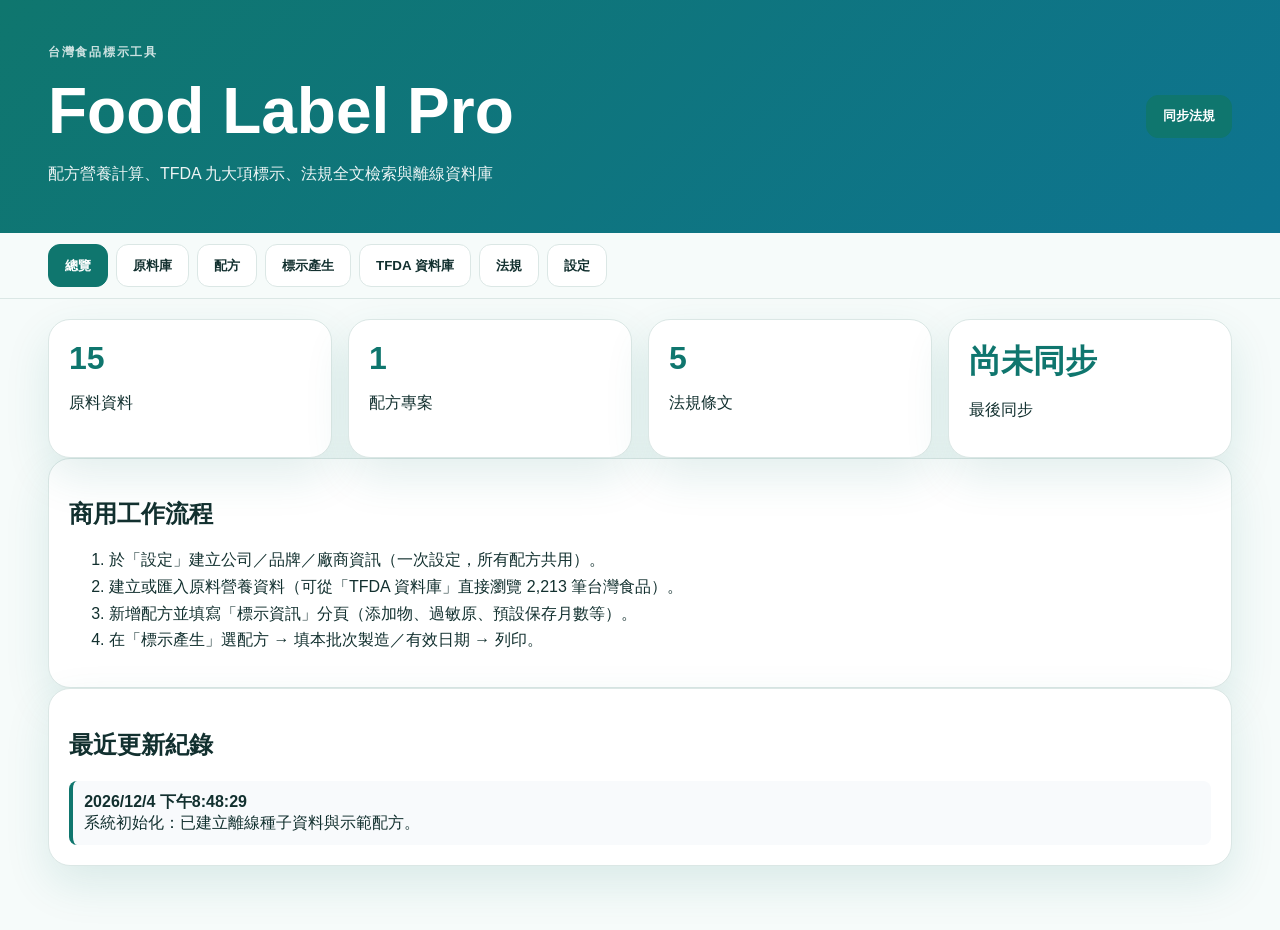
<file: web/index.html>
<!doctype html>
<html lang="zh-Hant-TW">
<head>
  <meta charset="utf-8" />
  <meta name="viewport" content="width=device-width, initial-scale=1, viewport-fit=cover" />
  <meta name="theme-color" content="#0f766e" />
  <meta name="description" content="Food Label Pro 台灣食品營養標示、配方管理與法規同步工具" />
  <title>Food Label Pro｜食品營養標示</title>
  <link rel="icon" href="favicon.svg" type="image/svg+xml" />
  <link rel="manifest" href="manifest.webmanifest" />
  <link rel="stylesheet" href="styles.css" />
</head>
<body>
  <header class="app-header">
    <div>
      <p class="eyebrow">台灣食品標示工具</p>
      <h1>Food Label Pro</h1>
      <p class="subtitle">配方營養計算、TFDA 九大項標示、法規全文檢索與離線資料庫</p>
    </div>
    <div class="header-actions">
      <button class="secondary" id="installBtn" hidden>安裝 Web App</button>
      <button class="primary" data-action="syncRegulations">同步法規</button>
    </div>
  </header>

  <nav class="tab-bar" aria-label="主要功能切換">
    <button class="tab active" data-tab="dashboard">總覽</button>
    <button class="tab" data-tab="ingredients">原料庫</button>
    <button class="tab" data-tab="recipes">配方</button>
    <button class="tab" data-tab="label">標示產生</button>
    <button class="tab" data-tab="nutrition">TFDA 資料庫</button>
    <button class="tab" data-tab="regulations">法規</button>
    <button class="tab" data-tab="settings">設定</button>
  </nav>

  <main>
    <section id="dashboard" class="panel active">
      <div class="grid metrics">
        <article class="card"><span id="ingredientCount">0</span><p>原料資料</p></article>
        <article class="card"><span id="recipeCount">0</span><p>配方專案</p></article>
        <article class="card"><span id="regulationCount">0</span><p>法規條文</p></article>
        <article class="card"><span id="lastSyncAt">尚未同步</span><p>最後同步</p></article>
      </div>
      <article class="card hero-card">
        <h2>商用工作流程</h2>
        <ol class="steps">
          <li>於「設定」建立公司／品牌／廠商資訊（一次設定，所有配方共用）。</li>
          <li>建立或匯入原料營養資料（可從「TFDA 資料庫」直接瀏覽 2,213 筆台灣食品）。</li>
          <li>新增配方並填寫「標示資訊」分頁（添加物、過敏原、預設保存月數等）。</li>
          <li>在「標示產生」選配方 → 填本批次製造／有效日期 → 列印。</li>
        </ol>
      </article>
      <article class="card">
        <h2>最近更新紀錄</h2>
        <div id="activityLog" class="log-list"></div>
      </article>
    </section>

    <section id="ingredients" class="panel">
      <div class="section-title">
        <div><p class="eyebrow">Ingredient Database</p><h2>原料資料庫</h2></div>
        <button class="primary" data-action="openIngredientDialog">新增原料</button>
      </div>
      <div class="toolbar">
        <input id="ingredientSearch" placeholder="搜尋原料名稱、來源或標籤" />
        <button data-action="exportIngredients">匯出 CSV</button>
        <label class="file-label">匯入 CSV<input type="file" id="ingredientImport" accept=".csv,text/csv" /></label>
      </div>
      <div class="table-wrap"><table><thead><tr><th>原料</th><th>熱量</th><th>蛋白質</th><th>脂肪</th><th>碳水</th><th>鈉</th><th>操作</th></tr></thead><tbody id="ingredientTable"></tbody></table></div>
    </section>

    <section id="recipes" class="panel">
      <div class="section-title">
        <div><p class="eyebrow">Recipe Manager</p><h2>配方管理</h2></div>
        <button class="primary" data-action="createRecipe">新增配方</button>
      </div>
      <div id="recipeCards" class="grid cards"></div>
    </section>

    <section id="label" class="panel">
      <div class="section-title"><div><p class="eyebrow">Nutrition Label</p><h2>TFDA 九大項標示產生器</h2></div></div>
      <div class="label-layout">
        <div class="label-side no-print">
          <article class="card">
            <h3>選擇配方</h3>
            <select id="labelRecipeSelect"></select>
            <div id="recipeEditor" class="recipe-editor"></div>
          </article>

          <article class="card">
            <h3>本批次列印資訊</h3>
            <p class="muted-note">此區資料只作為「本次列印」用，不會寫回配方。重新整理頁面仍會保留（瀏覽器分頁關閉後清空）。</p>
            <div class="grid two">
              <label>有效日期模式
                <select id="psExpiryMode">
                  <option value="manufactureDate">製造日 + 保存月數</option>
                  <option value="date">固定有效日期</option>
                </select>
              </label>
              <label>批號（選填）<input id="psBatchNo" placeholder="例如：A20260516-01" /></label>
              <label data-ps-field="manufactureDate">製造日期<input id="psManufactureDate" type="date" /></label>
              <label data-ps-field="manufactureDate">保存月數<input id="psShelfLifeMonths" type="number" step="1" min="0" placeholder="留空則用配方預設" /></label>
              <label data-ps-field="date" hidden>固定有效日期<input id="psExpiryDate" type="date" /></label>
              <label class="span-two">保存條件覆寫（選填）<input id="psStorageOverride" placeholder="留空則用配方預設" /></label>
            </div>
            <menu class="ps-actions">
              <button type="button" data-action="clearPrintSession">清除批次</button>
              <button type="button" class="primary" data-action="applyPrintSessionAndPrint">套用並列印</button>
            </menu>
          </article>
        </div>
        <article class="label-preview" id="labelPreview"></article>
      </div>
    </section>

    <section id="nutrition" class="panel">
      <div class="section-title">
        <div><p class="eyebrow">TFND/TFDA Offline Database</p><h2>台灣食品營養成分資料庫</h2></div>
        <span class="badge" id="nutritionMeta">載入中…</span>
      </div>
      <div class="toolbar">
        <input id="nutritionSearch" placeholder="輸入食品名稱、分類或英文名（即時過濾）" />
        <select id="nutritionCategoryFilter"><option value="">全部分類</option></select>
        <select id="nutritionSort">
          <option value="name">依名稱排序</option>
          <option value="calories">依熱量</option>
          <option value="protein">依蛋白質</option>
          <option value="fat">依脂肪</option>
          <option value="carbohydrate">依碳水</option>
          <option value="sodium">依鈉</option>
        </select>
        <button data-action="reloadNutritionDb">重新載入資料庫</button>
      </div>
      <div class="table-wrap"><table><thead><tr><th>食品名稱</th><th>分類</th><th>熱量</th><th>蛋白質</th><th>脂肪</th><th>碳水</th><th>鈉</th><th>操作</th></tr></thead><tbody id="nutritionTable"></tbody></table></div>
      <div class="pager">
        <button data-action="nutritionPrevPage">← 上一頁</button>
        <span id="nutritionPagerInfo">—</span>
        <button data-action="nutritionNextPage">下一頁 →</button>
      </div>
    </section>

    <section id="regulations" class="panel">
      <div class="section-title">
        <div><p class="eyebrow">Regulation Search</p><h2>法規資料庫</h2></div>
        <button class="primary" data-action="syncRegulations">手動同步</button>
      </div>
      <div class="toolbar">
        <input id="regulationSearch" placeholder="搜尋 TFDA、Foodlabel、SGS、標題、內文或標籤" />
        <button data-action="exportRegulations">匯出 JSON</button>
      </div>
      <div id="regulationList" class="regulation-list"></div>
    </section>

    <section id="settings" class="panel">
      <div class="section-title"><div><p class="eyebrow">System</p><h2>設定 / 系統資訊</h2></div></div>

      <div class="grid cards">
        <article class="card">
          <h3>公司／廠商資訊</h3>
          <p class="muted-note">可建立多筆，配方標示時自下拉選單選用。也可在配方中手動覆寫單筆。</p>
          <div id="companyList" class="entity-list"></div>
          <button class="primary" data-action="openCompanyDialog">新增公司／廠商</button>
        </article>

        <article class="card">
          <h3>品牌資料</h3>
          <p class="muted-note">品牌可關聯到公司，方便同一家公司多品牌切換。</p>
          <div id="brandList" class="entity-list"></div>
          <button class="primary" data-action="openBrandDialog">新增品牌</button>
        </article>

        <article class="card">
          <h3>資料管理</h3>
          <button data-action="backupAll">完整備份 JSON</button>
          <label class="file-label block">還原備份<input type="file" id="restoreInput" accept="application/json,.json" /></label>
          <button class="danger" data-action="resetDemoData">重置示範資料</button>
        </article>

        <article class="card">
          <h3>列印與輸出</h3>
          <p>Web 版可使用瀏覽器列印；Android 版可透過系統列印服務輸出至熱感標籤機。標示字體已套用 ≥ 2mm 規範。</p>
          <button data-action="printLabel">列印目前標示</button>
        </article>

        <article class="card">
          <h3>相容性</h3>
          <ul>
            <li>Web：Chrome / Edge / Safari / Android WebView。</li>
            <li>Android：minSdk 21，Android 7.1.1(API 25) 可安裝。</li>
            <li>資料：IndexedDB／localStorage 離線保存。</li>
          </ul>
        </article>
      </div>
    </section>
  </main>

  <!-- ===================== 原料 Dialog ===================== -->
  <dialog id="ingredientDialog">
    <form method="dialog" id="ingredientForm" class="dialog-form">
      <h2 id="ingredientDialogTitle">新增原料</h2>
      <input type="hidden" name="id" />
      <label>原料名稱<input name="name" required placeholder="例如：中筋麵粉、雞胸肉、牛奶" /></label>
      <div class="online-lookup-box">
        <div>
          <strong>TFND/TFDA 離線營養資料庫查詢</strong>
          <p>輸入原料名稱後，優先比對內建台灣政府食品營養成分資料庫（TFND 2025 UPDATE1）；若連線可用，也會輔助查詢 Open Food Facts 與 USDA。</p>
        </div>
        <div class="lookup-btn-group">
          <button type="button" class="secondary" data-action="lookupIngredientOnline">查詢/選擇營養資料</button>
          <button type="button" data-action="browseNutritionFromDialog">瀏覽全部資料庫</button>
        </div>
      </div>
      <div id="onlineLookupResults" class="lookup-results"></div>
      <label>資料來源<input name="source" placeholder="TFND/TFDA 離線資料庫 / USDA / Open Food Facts / 自建" /></label>
      <div class="grid two">
        <label>熱量 kcal<input name="calories" type="number" step="0.01" required /></label>
        <label>蛋白質 g<input name="protein" type="number" step="0.01" required /></label>
        <label>脂肪 g<input name="fat" type="number" step="0.01" required /></label>
        <label>飽和脂肪 g<input name="saturatedFat" type="number" step="0.01" /></label>
        <label>反式脂肪 g<input name="transFat" type="number" step="0.01" /></label>
        <label>碳水化合物 g<input name="carbohydrate" type="number" step="0.01" required /></label>
        <label>糖 g<input name="sugar" type="number" step="0.01" /></label>
        <label>鈉 mg<input name="sodium" type="number" step="0.01" required /></label>
        <label>膳食纖維 g<input name="fiber" type="number" step="0.01" /></label>
      </div>
      <label>標籤 / 備註<textarea name="tags" rows="2"></textarea></label>
      <menu>
        <button type="button" value="cancel" formnovalidate data-action="closeDialog" data-dialog="ingredientDialog">取消</button>
        <button class="primary" value="default">儲存</button>
      </menu>
    </form>
  </dialog>

  <!-- ===================== 配方 Dialog（含三分頁） ===================== -->
  <dialog id="recipeDialog">
    <form method="dialog" id="recipeForm" class="dialog-form wide">
      <h2 id="recipeDialogTitle">新增配方</h2>
      <input type="hidden" name="id" />

      <nav class="sub-tab-bar" aria-label="配方分頁">
        <button type="button" class="sub-tab active" data-subtab="basic">基本資料</button>
        <button type="button" class="sub-tab" data-subtab="items">配方原料</button>
        <button type="button" class="sub-tab" data-subtab="label">標示資訊</button>
      </nav>

      <!-- 分頁 1：基本資料 -->
      <section class="sub-panel active" data-subpanel="basic">
        <div class="grid two">
          <label>配方名稱<input name="name" required /></label>
          <label>標示格式<select name="labelType"><option value="A">格式 A（每份 / 每100g）</option><option value="B">格式 B（每份 / 每日參考值%）</option></select></label>
          <label>包裝總重 g<input name="packageWeight" type="number" step="0.1" required /></label>
          <label>每份重量 g/ml<input name="servingSize" type="number" step="0.1" required /></label>
        </div>
        <label>備註<textarea name="notes" rows="2"></textarea></label>
      </section>

      <!-- 分頁 2：配方原料 -->
      <section class="sub-panel" data-subpanel="items">
        <h3>配方原料</h3>
        <p class="muted-note">投入重量會自動換算成標示上的內容物排序（由高到低）。</p>
        <div id="recipeItems"></div>
        <button type="button" data-action="addRecipeItem">加入原料列</button>
      </section>

      <!-- 分頁 3：標示資訊（TFDA 九大項，產品本質屬性） -->
      <section class="sub-panel" data-subpanel="label">
        <p class="muted-note">本分頁為「配方本質屬性」。每批次的實際製造日期、有效日期請於「標示產生」頁的<strong>本批次列印資訊</strong>填寫。</p>

        <h3>產品基本</h3>
        <div class="grid two">
          <label>產品品名（如與配方名不同）<input name="productName" placeholder="留空則使用配方名稱" /></label>
          <label>原產地（國）<input name="originCountry" placeholder="例如：台灣、日本" /></label>
        </div>

        <h3>公司／廠商</h3>
        <div class="grid two">
          <label>公司
            <select name="companyId" id="recipeCompanySelect"><option value="">— 由下方手動輸入 —</option></select>
          </label>
          <label>品牌
            <select name="brandId" id="recipeBrandSelect"><option value="">— 不指定 —</option></select>
          </label>
        </div>
        <details>
          <summary>覆寫本配方廠商資訊（不影響設定預設值）</summary>
          <div class="grid two">
            <label>廠商名稱（覆寫）<input name="companyNameOverride" /></label>
            <label>電話（覆寫）<input name="companyPhoneOverride" /></label>
            <label class="span-two">地址（覆寫）<input name="companyAddressOverride" /></label>
            <label>統一編號（覆寫）<input name="companyTaxIdOverride" /></label>
          </div>
        </details>

        <h3>有效日期 / 保存（預設值）</h3>
        <p class="muted-note">這裡是配方的「預設保存月數」與「預設保存條件」，每次列印時可在標示頁覆寫。</p>
        <div class="grid two">
          <label>有效日期模式（預設）
            <select name="expiryMode" id="recipeExpiryMode">
              <option value="manufactureDate">製造日 + 保存月數（推薦）</option>
              <option value="date">固定有效日期</option>
            </select>
          </label>
          <label>保存條件<input name="storageCondition" placeholder="例如：常溫保存、請冷藏 7℃ 以下" /></label>
          <label data-expiry-field="manufactureDate">製造日期（預設，可空）<input name="manufactureDate" type="date" /></label>
          <label data-expiry-field="manufactureDate">保存月數（預設）<input name="shelfLifeMonths" type="number" step="1" min="0" placeholder="例如：12" /></label>
          <label data-expiry-field="date" hidden>固定有效日期（預設，可空）<input name="expiryDate" type="date" /></label>
        </div>

        <h3>食品添加物</h3>
        <p class="muted-note">系統會從原料名稱掃出候選（如「泡打粉」「鹽」「香料」），勾選後可選擇功能類別。亦可手動新增。</p>
        <div id="additiveSuggestions" class="suggest-box"></div>
        <div id="additiveList"></div>
        <button type="button" data-action="addAdditiveRow">手動新增添加物</button>

        <h3>過敏原警語（TFDA 11 類）</h3>
        <p class="muted-note">系統會從原料偵測可能過敏原為「建議勾選」；請人工複核。</p>
        <div id="allergenGrid" class="allergen-grid"></div>

        <h3>基因改造原料</h3>
        <p class="muted-note">含黃豆、玉米等基改可能原料須加註。</p>
        <div id="gmoGrid" class="allergen-grid"></div>

        <h3>特殊警語 / 其他標示</h3>
        <p class="muted-note">例如：「苯酮尿症患者不宜食用」「本產品為重組肉」「開封後請冷藏」等。</p>
        <textarea name="warnings" rows="3" placeholder="一行一則警語"></textarea>
      </section>

      <menu>
        <button type="button" value="cancel" formnovalidate data-action="closeDialog" data-dialog="recipeDialog">取消</button>
        <button class="primary" value="default">儲存配方</button>
      </menu>
    </form>
  </dialog>

  <!-- ===================== 公司／廠商 Dialog ===================== -->
  <dialog id="companyDialog">
    <form method="dialog" id="companyForm" class="dialog-form">
      <h2 id="companyDialogTitle">新增公司／廠商</h2>
      <input type="hidden" name="id" />
      <label>公司／廠商名稱<input name="name" required placeholder="例如：○○食品股份有限公司" /></label>
      <div class="grid two">
        <label>電話<input name="phone" placeholder="例如：02-1234-5678" /></label>
        <label>統一編號<input name="taxId" placeholder="8 碼統編" /></label>
        <label class="span-two">地址<input name="address" placeholder="例如：新北市○○區○○路○號" /></label>
        <label>原產國（預設）<input name="country" placeholder="例如：台灣" /></label>
        <label>設為預設<select name="isDefault"><option value="false">否</option><option value="true">是</option></select></label>
      </div>
      <menu>
        <button type="button" value="cancel" formnovalidate data-action="closeDialog" data-dialog="companyDialog">取消</button>
        <button class="primary" value="default">儲存</button>
      </menu>
    </form>
  </dialog>

  <!-- ===================== 品牌 Dialog ===================== -->
  <dialog id="brandDialog">
    <form method="dialog" id="brandForm" class="dialog-form">
      <h2 id="brandDialogTitle">新增品牌</h2>
      <input type="hidden" name="id" />
      <label>品牌名稱<input name="name" required placeholder="例如：○○嚴選" /></label>
      <label>關聯公司<select name="companyId" id="brandCompanySelect"><option value="">— 不指定 —</option></select></label>
      <label>設為預設<select name="isDefault"><option value="false">否</option><option value="true">是</option></select></label>
      <menu>
        <button type="button" value="cancel" formnovalidate data-action="closeDialog" data-dialog="brandDialog">取消</button>
        <button class="primary" value="default">儲存</button>
      </menu>
    </form>
  </dialog>

  <div id="toast" role="status" aria-live="polite"></div>
  <script src="app.js"></script>
</body>
</html>
</file>
<file: web/styles.css>
:root{
  --primary:#0f766e;
  --primary-dark:#115e59;
  --bg:#f6fbfa;
  --card:#fff;
  --text:#12302f;
  --muted:#64748b;
  --line:#dbe7e5;
  --danger:#b91c1c;
  --shadow:0 18px 45px rgba(15,118,110,.12);
}
*{box-sizing:border-box}
body{margin:0;font-family:-apple-system,BlinkMacSystemFont,"Noto Sans TC","Microsoft JhengHei",Segoe UI,sans-serif;background:var(--bg);color:var(--text)}
button,.file-label{border:1px solid var(--line);background:#fff;border-radius:12px;padding:.72rem 1rem;font-weight:700;cursor:pointer;color:var(--text)}
button:hover,.file-label:hover{transform:translateY(-1px);box-shadow:0 8px 18px rgba(15,23,42,.08)}
.primary{background:var(--primary);color:white;border-color:var(--primary)}
.secondary{background:#ecfeff;color:var(--primary-dark)}
.danger{background:#fff1f2;color:var(--danger);border-color:#fecdd3}

.app-header{display:flex;justify-content:space-between;gap:1rem;align-items:center;padding:2rem clamp(1rem,4vw,3rem);background:linear-gradient(135deg,#0f766e,#0e7490);color:white}
.app-header h1{font-size:clamp(2rem,5vw,4rem);margin:.1rem 0}
.subtitle{max-width:780px;opacity:.92}
.eyebrow{text-transform:uppercase;letter-spacing:.14em;font-size:.78rem;font-weight:800;color:inherit;opacity:.78}
.header-actions{display:flex;gap:.75rem;flex-wrap:wrap}

.tab-bar{position:sticky;top:0;z-index:5;display:flex;gap:.5rem;padding:.7rem clamp(1rem,4vw,3rem);background:rgba(246,251,250,.94);backdrop-filter:blur(16px);border-bottom:1px solid var(--line);overflow:auto}
.tab{white-space:nowrap}
.tab.active{background:var(--primary);color:white;border-color:var(--primary)}

main{padding:1.2rem clamp(1rem,4vw,3rem) 4rem}
.panel{display:none}
.panel.active{display:block}

.grid{display:grid;gap:1rem}
.metrics{grid-template-columns:repeat(4,minmax(0,1fr))}
.cards{grid-template-columns:repeat(auto-fit,minmax(260px,1fr))}
.two{grid-template-columns:repeat(2,minmax(0,1fr))}
.span-two{grid-column:span 2}

.card,.label-preview{background:var(--card);border:1px solid var(--line);border-radius:22px;padding:1.25rem;box-shadow:var(--shadow)}
.metrics .card span{font-size:2rem;font-weight:900;color:var(--primary)}
.section-title{display:flex;align-items:center;justify-content:space-between;gap:1rem;margin:1rem 0}

.toolbar{display:flex;gap:.75rem;flex-wrap:wrap;margin:1rem 0}
.toolbar input,select,input,textarea{width:100%;border:1px solid var(--line);border-radius:12px;padding:.78rem;background:white;font:inherit}
.toolbar input{flex:1;min-width:260px}
.toolbar select{flex:0 0 auto;width:auto;min-width:160px}
.file-label input{display:none}
.block{display:block;margin-top:.75rem;text-align:center}
.muted-note{color:var(--muted);font-size:.9rem;margin:.25rem 0 .8rem}

.table-wrap{overflow:auto;background:white;border-radius:18px;border:1px solid var(--line)}
table{width:100%;border-collapse:collapse;min-width:820px}
th,td{padding:.85rem;border-bottom:1px solid var(--line);text-align:left;vertical-align:top}
th{background:#f0fdfa;color:#134e4a}

.label-layout{display:grid;grid-template-columns:minmax(280px,440px) 1fr;gap:1rem}
.label-side{display:grid;gap:1rem}
.label-preview{background:#fff;color:#000;font-family:"Noto Sans TC","Microsoft JhengHei",sans-serif}

/* ========== 列印批次資訊 ========== */
.ps-actions{display:flex;justify-content:flex-end;gap:.6rem;margin:.8rem 0 0;padding:0;flex-wrap:wrap}
.lookup-btn-group{display:flex;gap:.5rem;flex-wrap:wrap}

/* ========== TFDA 資料庫瀏覽分頁 ========== */
.pager{display:flex;align-items:center;justify-content:center;gap:1rem;margin:1rem 0;flex-wrap:wrap}
.pager span{font-weight:700;color:var(--muted)}
#nutritionTable td:nth-child(3),
#nutritionTable td:nth-child(4),
#nutritionTable td:nth-child(5),
#nutritionTable td:nth-child(6),
#nutritionTable td:nth-child(7){white-space:nowrap;text-align:right}
#nutritionTable .nutri-actions{display:flex;gap:.4rem;flex-wrap:wrap}

/* ========== 標示版面（TFDA 九大項） ========== */
.food-label{border:3px solid #111;padding:14px;max-width:620px;margin:auto;color:#000}
.food-label h2.label-title{text-align:center;border-bottom:6px solid #111;margin:0 0 10px;padding-bottom:8px;font-size:1.4rem}
.label-section{border-top:1px solid #111;padding:6px 0}
.label-section:first-of-type{border-top:none}
.label-section h4{margin:0 0 4px;font-size:1rem;font-weight:900}
.label-field{display:flex;justify-content:space-between;gap:.6rem;padding:2px 0;font-size:.95rem}
.label-field strong{font-weight:900}
.label-ingredients{font-size:.95rem;line-height:1.5;word-break:break-all}
.label-additives{font-size:.92rem;color:#111;line-height:1.5}
.label-allergen{font-weight:900;padding:4px 0}
.label-warning{font-size:.9rem;line-height:1.5;padding:2px 0}
.label-footer-meta{margin-top:10px;font-size:.8rem;color:#444}

/* 營養標示（沿用既有風格） */
.nutrition-block{border-top:3px solid #111;margin-top:6px;padding-top:6px}
.nutrition-row{display:flex;justify-content:space-between;border-top:1px solid #111;padding:5px 0;font-size:.95rem}
.nutrition-row.bold{font-weight:900}
.nutrition-row.indent{padding-left:1.2rem}
.nutrition-row.head{background:#f1f5f9}

/* ========== 配方／編輯區 ========== */
.recipe-line{display:grid;grid-template-columns:1fr 130px auto;gap:.5rem;margin:.5rem 0}
.regulation-list{display:grid;gap:.9rem}
.regulation-item{background:white;border:1px solid var(--line);border-radius:18px;padding:1rem}
.badge{display:inline-block;background:#ccfbf1;color:#115e59;border-radius:999px;padding:.2rem .55rem;font-size:.78rem;font-weight:800;margin-right:.35rem}
.log-list{display:grid;gap:.5rem}
.log-entry{padding:.7rem;border-left:4px solid var(--primary);background:#f8fafc;border-radius:8px}

/* ========== Dialog 與分頁 ========== */
dialog{border:none;border-radius:24px;padding:0;box-shadow:0 24px 80px rgba(0,0,0,.28);max-width:780px;width:calc(100% - 2rem)}
dialog::backdrop{background:rgba(15,23,42,.45)}
.dialog-form{padding:1.3rem;display:grid;gap:.8rem}
.dialog-form.wide{max-height:88vh;overflow:auto}
menu{display:flex;justify-content:flex-end;gap:.7rem;padding:0;margin:.8rem 0 0}

.sub-tab-bar{display:flex;gap:.4rem;border-bottom:2px solid var(--line);margin:.4rem 0 .6rem;flex-wrap:wrap}
.sub-tab{background:transparent;border:none;padding:.6rem .9rem;font-weight:700;color:var(--muted);border-bottom:3px solid transparent;border-radius:0;cursor:pointer}
.sub-tab:hover{background:#f0fdfa;color:var(--primary-dark)}
.sub-tab.active{color:var(--primary);border-bottom-color:var(--primary)}
.sub-panel{display:none}
.sub-panel.active{display:block}
.sub-panel h3{margin:1rem 0 .4rem;font-size:1.05rem;color:var(--primary-dark);border-left:4px solid var(--primary);padding-left:.5rem}
.sub-panel h3:first-child{margin-top:.2rem}
.sub-panel details{border:1px solid var(--line);border-radius:12px;padding:.5rem .8rem;background:#f8fafc}
.sub-panel details summary{cursor:pointer;font-weight:700;color:var(--primary-dark)}

/* ========== 過敏原 / 基改 勾選 grid ========== */
.allergen-grid{display:grid;grid-template-columns:repeat(auto-fill,minmax(180px,1fr));gap:.5rem}
.allergen-item{border:1px solid var(--line);border-radius:12px;padding:.55rem .75rem;display:flex;flex-direction:column;gap:.3rem;background:#fff}
.allergen-item.suggested{border-color:#f59e0b;background:#fffbeb}
.allergen-item label.row{display:flex;align-items:center;gap:.4rem;font-weight:700;cursor:pointer;margin:0}
.allergen-item select{padding:.3rem .4rem;font-size:.85rem}
.allergen-item small{color:#b45309;font-size:.78rem}

/* ========== 添加物清單 ========== */
.suggest-box{border:1px dashed #f59e0b;background:#fffbeb;border-radius:12px;padding:.6rem;margin-bottom:.5rem}
.suggest-box:empty{display:none}
.additive-row{display:grid;grid-template-columns:1fr 1fr auto;gap:.5rem;margin:.4rem 0;align-items:center}
.additive-row input,.additive-row select{padding:.55rem}

/* ========== 公司／品牌清單 ========== */
.entity-list{display:grid;gap:.5rem;margin-bottom:.7rem}
.entity-item{border:1px solid var(--line);border-radius:14px;padding:.7rem .9rem;background:#f8fafc;display:flex;justify-content:space-between;align-items:center;gap:.6rem;flex-wrap:wrap}
.entity-item .meta{flex:1;min-width:200px}
.entity-item .meta strong{color:var(--primary-dark)}
.entity-item .meta small{color:var(--muted);display:block;margin-top:.15rem}
.entity-item .actions{display:flex;gap:.4rem}
.entity-item .default-badge{background:var(--primary);color:white;border-radius:999px;padding:.15rem .55rem;font-size:.72rem;margin-left:.4rem}
.entity-list:empty::before{content:"尚未建立資料，請按下方按鈕新增。";color:var(--muted);font-size:.9rem}

/* ========== Toast / 線上查詢 ========== */
#toast{position:fixed;left:50%;bottom:1rem;transform:translateX(-50%);background:#0f172a;color:white;padding:.85rem 1.1rem;border-radius:999px;box-shadow:var(--shadow);opacity:0;pointer-events:none;transition:.25s}
#toast.show{opacity:1}
.online-lookup-box{display:flex;justify-content:space-between;align-items:center;gap:1rem;border:1px solid #99f6e4;background:#f0fdfa;border-radius:16px;padding:.9rem;flex-wrap:wrap}
.online-lookup-box p{margin:.25rem 0 0;color:var(--muted);font-size:.92rem}
.lookup-results{display:grid;gap:.6rem}
.lookup-result{border:1px solid var(--line);border-radius:14px;padding:.8rem;background:#fff}
.lookup-result-header{display:flex;justify-content:space-between;gap:.75rem;align-items:flex-start}
.lookup-result small{color:var(--muted)}
.lookup-nutrients{display:grid;grid-template-columns:repeat(auto-fit,minmax(110px,1fr));gap:.4rem;margin-top:.5rem;font-size:.9rem}
.lookup-nutrients span{background:#f8fafc;border-radius:10px;padding:.4rem}
.lookup-empty{padding:.7rem;border-radius:12px;background:#fff7ed;color:#9a3412;border:1px solid #fed7aa}
.steps li{margin:.35rem 0}

@media(max-width:850px){
  .app-header,.section-title,.online-lookup-box{align-items:flex-start;flex-direction:column}
  .metrics,.two,.label-layout{grid-template-columns:1fr}
  .recipe-line{grid-template-columns:1fr 100px auto}
  .span-two{grid-column:auto}
}

/* ========== 列印樣式（TFDA 要求字體 ≥ 2mm） ========== */
@media print{
  body{background:white}
  .app-header,.tab-bar,.toolbar,.section-title,.card:not(.print-card),button,dialog,#toast,.no-print,.label-footer-meta{display:none!important}
  main{padding:0}
  .panel{display:block}
  .panel:not(#label){display:none}
  .label-layout{display:block}
  .label-layout>.label-side{display:none}
  .label-preview{box-shadow:none;border:0;padding:0}
  .food-label{max-width:none;border-width:2px}
  /* 字體強制 ≥ 2mm（約 7.55pt），TFDA 法規最低門檻 */
  .food-label,.food-label *{font-size:max(2mm,8pt);line-height:1.45}
  .food-label h2.label-title{font-size:max(3mm,12pt)}
  .food-label h4{font-size:max(2.2mm,9pt)}
  .label-allergen{font-size:max(2.5mm,10pt)}
}
</file>
